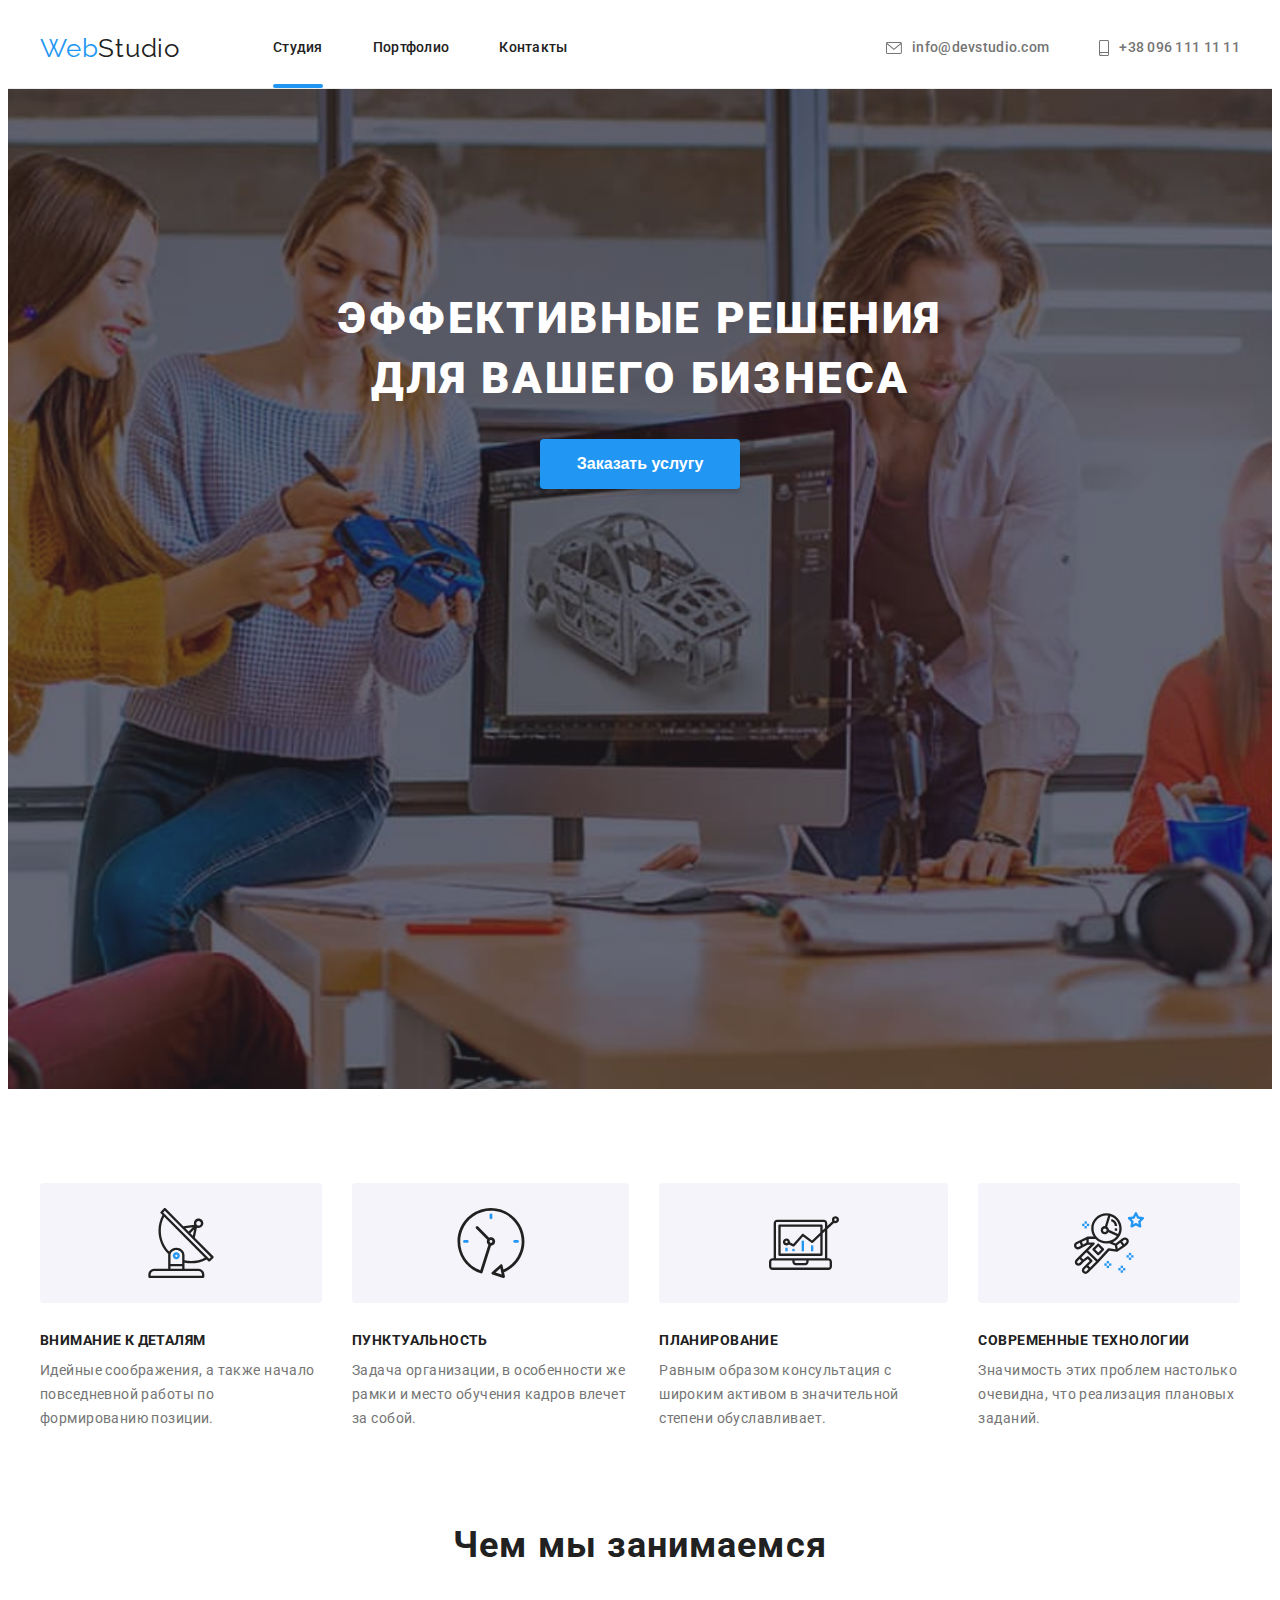
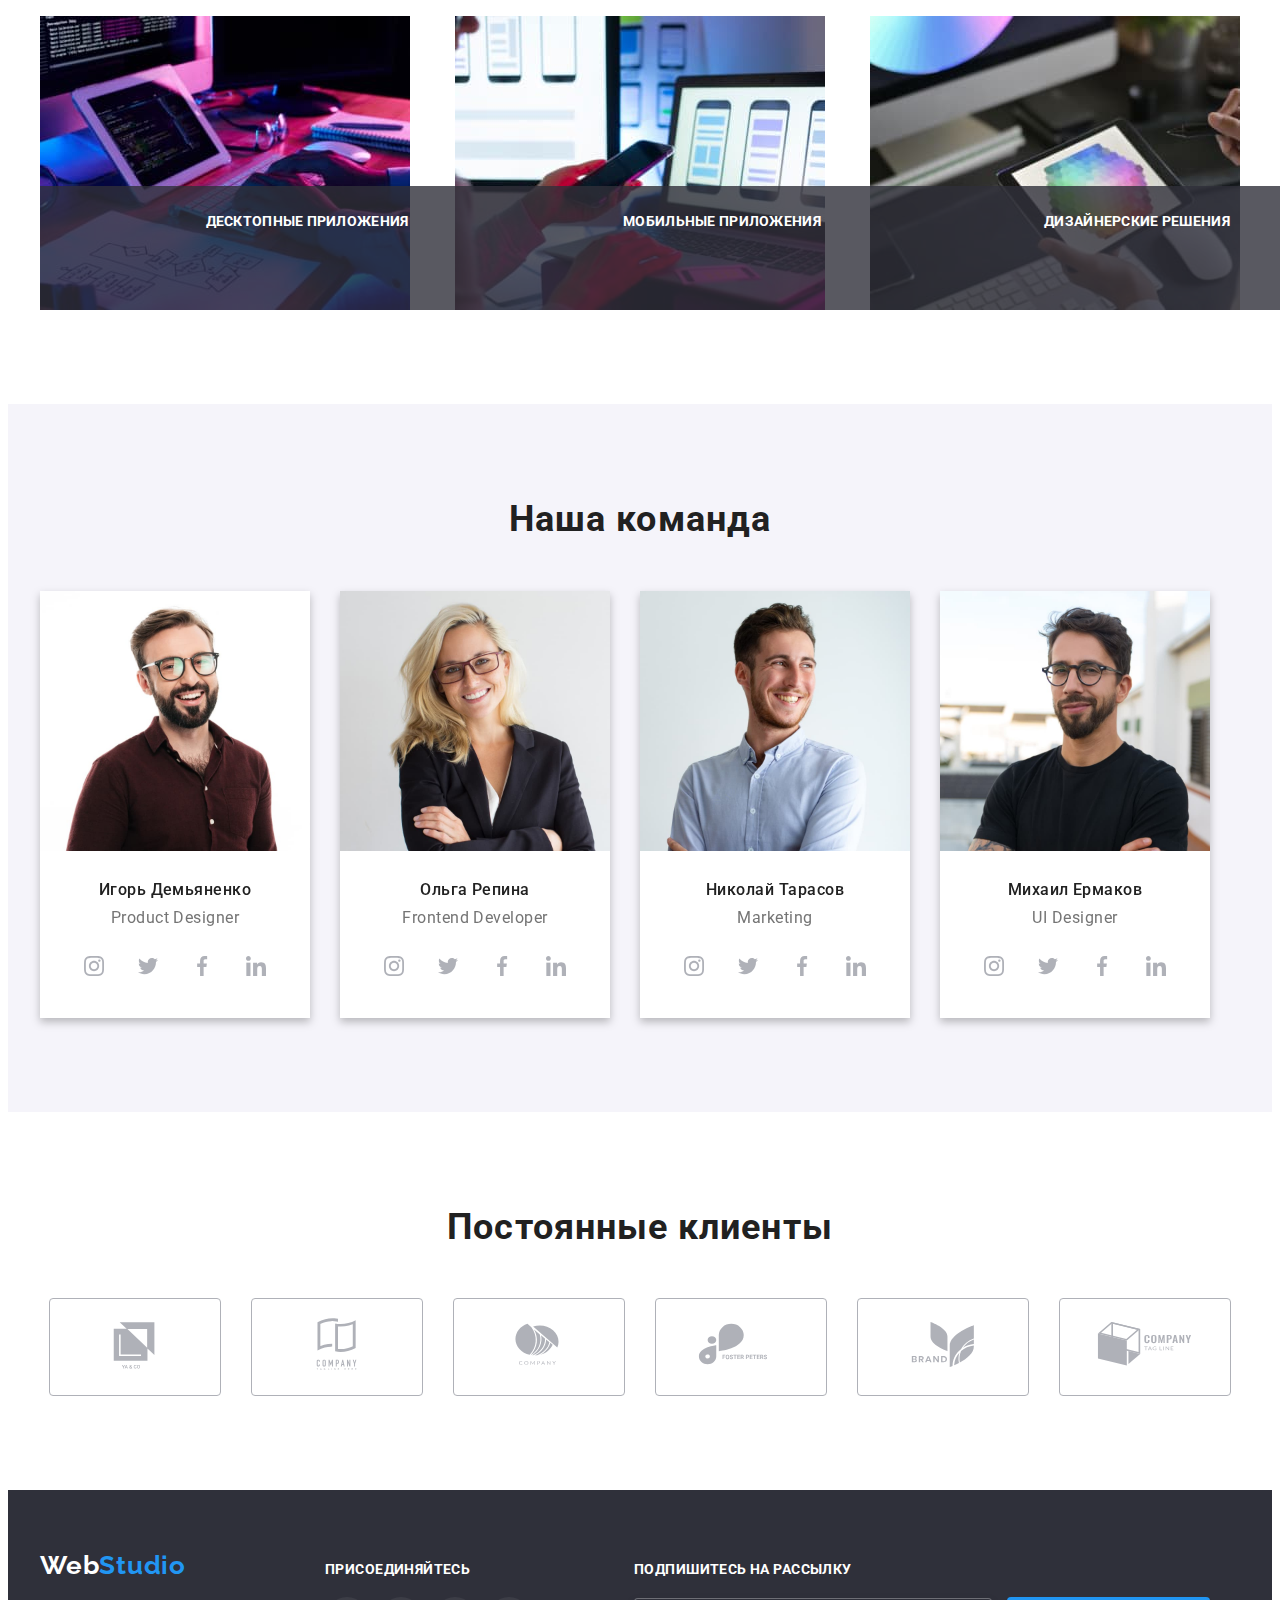
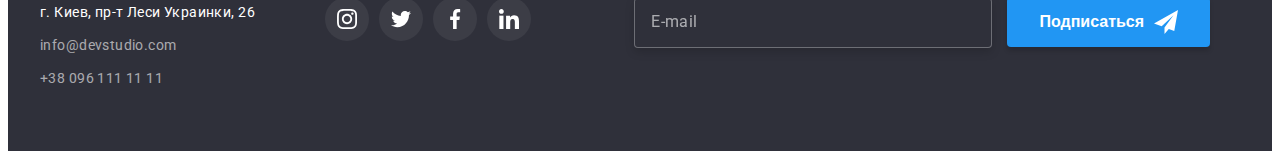
<file: index.html>
<!DOCTYPE html>
<html lang="ru">
<head>
    <meta charset="UTF-8">
    <meta http-equiv="X-UA-Compatible" content="IE=edge">
    <meta name="viewport" content="width=device-width, initial-scale=1.0">
    <title>Document</title>
    <link rel="preconnect" href="https://fonts.googleapis.com">
    <link rel="preconnect" href="https://fonts.gstatic.com" crossorigin>
    <link href="https://fonts.googleapis.com/css2?family=Raleway:wght@700&family=Roboto:wght@400;500;700;900&display=swap" rel="stylesheet">
    <link rel="stylesheet" href="https://cdnjs.cloudflare.com/ajax/libs/modern-normalize/1.1.0/modern-normalize.min.css" integrity="sha512-wpPYUAdjBVSE4KJnH1VR1HeZfpl1ub8YT/NKx4PuQ5NmX2tKuGu6U/JRp5y+Y8XG2tV+wKQpNHVUX03MfMFn9Q==" crossorigin="anonymous" referrerpolicy="no-referrer" />
    <link rel="stylesheet" href="./css/main.min.css">
</head>
<body class="page">
    <!--Шапка сайта-->
    <header class="header">
        <div class="container main-nav">
        <a href="/" class="header__logo_theme_light link">
        <p lang="en"> <span class="logo-img">Web</span>Studio</p> 
        </a>
        <nav class="navigation">
        <ul class="site-nav list">
            <li class="site-nav__item"><a href="./index.html" class="site-nav__link link current">Студия</a></li>
            <li class="site-nav__item"><a href="./portfolio.html" class="site-nav__link link" >Портфолио</a></li>  
            <li class="site-nav__item"><a href="" class="site-nav__link link" >Контакты</a></li>
        </ul>
        </nav>
        <ul class="phone-mail list">
            <li class="phone-mail__item" >
                <a class="header__mail-number link" href="mail:info@devstudio.com">
                    <svg class="icon-mail" width="16" height="12">
                        <use href="./images/sprite.svg#icon-envelope">
                        </use>
                    </svg>
                    info@devstudio.com</a>
            </li>
            <li class="phone-mail__item">
                <a class="header__mail-number link" href="tel:380961111111">
                        <svg class="icon-mail" width="10" height="16">
                            <use href="./images/sprite.svg#icon-smartphone">
                            </use>
                        </svg>+38 096 111 11 11</a>
            </li>
        </ul>
        </div>
    </header>
    <main>
        <!-- Hero -->
        <section class="hero section">
            <div class="container">
                <h1 class="hero-title">Эффективные решения для вашего бизнеса</h1>
                <button class="button" type="button" data-modal-open>Заказать услугу</button>
            </div>
        </section>
        <section class="section quality">
            <!--Наши сильные качества-->
            <h2 hidden>Наши сильные качества</h2>
            <div class="container">
            <ul class="quality-list list">
                <li class="title-text">
                    <div class="thumb">
                        <svg class="antena" width="70" height="70">
                            <use href="./images/sprite.svg#icon-antenna">
                            </use>
                        </svg>
                    </div>
                    <h3 class="title">Внимание к деталям</h3>
                    <p class="text">Идейные соображения, а также начало повседневной работы по формированию позиции.</p>
                </li>
                <li class="title-text">
                    <div class="thumb">
                        <svg width="70" height="70">
                            <use href="./images/sprite.svg#icon-clock">
                            </use>
                        </svg>
                    </div>
                    <h3 class="title" >Пунктуальность</h3>
                    <p class="text">Задача организации, в особенности же рамки и место обучения кадров влечет за собой.</p>
                </li>
                <li class="title-text">
                    <div class="thumb">
                        <svg width="70" height="70">
                            <use href="./images/sprite.svg#icon-diagram">
                            </use>
                        </svg>
                    </div>
                    <h3 class="title">Планирование</h3>
                    <p class="text">Равным образом консультация с широким активом в значительной степени обуславливает.</p>
                </li>
                <li class="title-text">
                    <div class="thumb">
                        <svg width="70" height="70">
                            <use href="./images/sprite.svg#icon-astronaut">
                            </use>
                        </svg>
                    </div>
                    <h3 class="title">Современные технологии</h3>
                    <p class="text">Значимость этих проблем настолько очевидна, что реализация плановых заданий.</p>
                </li>
            </ul>
            </div>
        </section>
        <section class="section">
            <div class="container">
                <h2 class="service-title">Чем мы занимаемся</h2>
            <div class="list list-image">
                <div class="img-apps">
                    <ul class="list">
                <li class="img-apps-list img-apps">
                    <img class="images-comp" src="./images/image.jpg" alt="человек печатает" width="370" height="294">
                </li>
            </ul>
                <p class="fon-text">
                    Десктопные приложения
                </p>
            </div>
                <div class="img-apps">
                    <ul class="list">
                <li class="img-apps-list">
                    <img class="images-comp" src="./images/image-2.jpg" alt="человек с телефоном за компютером" width="370" height="294">
                </li>
            </ul>
                <p class="fon-text">
                    Мобильные приложения
                </p>
            </div>
                <div class="img-apps">
                    <ul class="list">
                <li class="img-apps-list"> 
                    <img class="images-comp" src="./images/image-3.jpg" alt="человек с планшетом" width="370" height="294">
                </li>
            </ul>
                <p class="fon-text">
                    Дизайнерские решения
                </p>
            </div>
            </div>
            </div>
        </section>
        <section class="our-team section">
            <!--Наша Команда-->
            <h2 class="team-title">Наша команда</h2>
            <div class="container">
            <ul class="list team">
                <li class="list-command">
                    <img class="team-img" src="./images/foto.jpg" alt="фото дизайнера" width="270" height="260">
                    <div class="teammates">
                    <h3 class="teammate">Игорь Демьяненко</h3>
                    <p lang="en" class="position">Product Designer</p>
                    <ul class="social-list list">
                        <li class="social-list-item">
                            <a class="social-list-link" href="">
                            <svg class="social-list-icon" width="20" height="20">
                                <use href="images/sprite.svg#icon-instagram">
                                </use>
                            </svg>
                            </a>
                        </li>
                        <li class="social-list-item">
                            <a class="social-list-link" href="">
                            <svg class="social-list-icon" width="20" height="20">
                                <use href="images/sprite.svg#icon-twitter">
                                </use>
                            </svg>
                            </a>
                        </li>
                        <li class="social-list-item">
                            <a class="social-list-link" href="">
                            <svg class="social-list-icon" width="20" height="20">
                                <use href="images/sprite.svg#icon-facebook">
                                </use>
                            </svg>
                            </a>
                        </li>
                        <li class="social-list-item">
                            <a class="social-list-link" href="">
                            <svg class="social-list-icon" width="20" height="20">
                                <use href="images/sprite.svg#icon-linkedin">
                                </use>
                            </svg>
                            </a>
                        </li>
                    </ul>
                    </div>
                </li>
                <li class="list-command">
                    <img class="team-img" src="./images/foto1.jpg" alt="фото девелопера" width="270" height="260">
                    <div class="teammates">
                    <h3 class="teammate">Ольга Репина</h3>
                    <p class="position" lang="en">Frontend Developer</p>
                    <ul class="social-list list">
                        <li class="social-list-item">
                            <a class="social-list-link" href="">
                            <svg class="social-list-icon" width="20" height="20">
                                <use href="images/sprite.svg#icon-instagram">
                                </use>
                            </svg>
                            </a>
                        </li>
                        <li class="social-list-item">
                            <a class="social-list-link" href="">
                            <svg class="social-list-icon" width="20" height="20">
                                <use href="images/sprite.svg#icon-twitter">
                                </use>
                            </svg>
                            </a>
                        </li>
                        <li class="social-list-item">
                            <a class="social-list-link" href="">
                            <svg class="social-list-icon" width="20" height="20">
                                <use href="images/sprite.svg#icon-facebook">
                                </use>
                            </svg>
                            </a>
                        </li>
                        <li class="social-list-item">
                            <a class="social-list-link" href="">
                            <svg class="social-list-icon" width="20" height="20">
                                <use href="images/sprite.svg#icon-linkedin">
                                </use>
                            </svg>
                            </a>
                        </li>
                    </ul>
                    </div>
                </li>
                <li class="list-command">
                    <img class="team-img" src="./images/foto2.jpg" alt="фото маркетолога" width="270" height="260">
                    <div class="teammates">
                    <h3 class="teammate">Николай Тарасов</h3>
                    <p class="position" lang="en">Marketing</p>
                    <ul class="social-list list">
                        <li class="social-list-item">
                            <a class="social-list-link" href="">
                            <svg class="social-list-icon" width="20" height="20">
                                <use href="images/sprite.svg#icon-instagram">
                                </use>
                            </svg>
                            </a>
                        </li>
                        <li class="social-list-item">
                            <a class="social-list-link" href="">
                            <svg class="social-list-icon" width="20" height="20">
                                <use href="images/sprite.svg#icon-twitter">
                                </use>
                            </svg>
                            </a>
                        </li>
                        <li class="social-list-item">
                            <a class="social-list-link" href="">
                            <svg class="social-list-icon" width="20" height="20">
                                <use href="images/sprite.svg#icon-facebook">
                                </use>
                            </svg>
                            </a>
                        </li>
                        <li class="social-list-item">
                            <a class="social-list-link" href="">
                            <svg class="social-list-icon" width="20" height="20">
                                <use href="images/sprite.svg#icon-linkedin">
                                </use>
                            </svg>
                            </a>
                        </li>
                    </ul>
                    </div>
                </li>
                <li class="list-command">
                    <img class="team-img" src="./images/foto3.jpg" alt="фото ui дизайнера" width="270" height="260">
                    <div class="teammates">
                    <h3 class="teammate">Михаил Ермаков</h3>
                    <p class="position" lang="en">UI Designer</p>
                    <ul class="social-list list">
                        <li class="social-list-item">
                            <a class="social-list-link" href="">
                            <svg class="social-list-icon" width="20" height="20">
                                <use href="images/sprite.svg#icon-instagram">
                                </use>
                            </svg>
                            </a>
                        </li>
                        <li class="social-list-item">
                            <a class="social-list-link" href="">
                            <svg class="social-list-icon" width="20" height="20">
                                <use href="images/sprite.svg#icon-twitter">
                                </use>
                            </svg>
                            </a>
                        </li>
                        <li class="social-list-item">
                            <a class="social-list-link" href="">
                            <svg class="social-list-icon" width="20" height="20">
                                <use href="images/sprite.svg#icon-facebook">
                                </use>
                            </svg>
                            </a>
                        </li>
                        <li class="social-list-item">
                            <a class="social-list-link" href="">
                            <svg class="social-list-icon" width="20" height="20">
                                <use href="images/sprite.svg#icon-linkedin">
                                </use>
                            </svg>
                            </a>
                        </li>
                    </ul>
                    </div>
                </li>
            </ul>
            </div>
        </section>
        <section class="section">
            <h2 class="service-title">Постоянные клиенты</h2>
            <ul class="actions">
                <li class="icons-item">
                    <a class="icons" href="">
                        <svg class="icons-list" width="106" height="60">
                            <use href="images/sprite.svg#icon-logo">
                            </use>
                        </svg>
                    </a>
                </li>
                <li class="icons-item">
                    <a class="icons" href="">
                        <svg class="icons-list" width="106" height="60">
                            <use href="images/sprite.svg#icon-logo-1">
                            </use>
                        </svg>
                    </a>
                </li>
                <li class="icons-item">
                    <a class="icons" href="">
                        <svg class="icons-list" width="106" height="60">
                            <use href="images/sprite.svg#icon-logo-2">
                            </use>
                        </svg>
                    </a>
                </li>
                <li class="icons-item">
                    <a class="icons" href="">
                        <svg class="icons-list" width="106" height="60">
                            <use href="images/sprite.svg#icon-logo-3">
                            </use>
                        </svg>
                    </a>
                </li>
                <li class="icons-item">
                    <a class="icons" href="">
                        <svg class="icons-list" width="106" height="60">
                            <use href="images/sprite.svg#icon-logo-4">
                            </use>
                        </svg>
                    </a>
                </li>
                <li class="icons-item">
                    <a class="icons" href="">
                        <svg class="icons-list" width="106" height="60">
                            <use href="images/sprite.svg#icon-logo-5">
                            </use>
                        </svg>
                    </a>
                </li>
            </ul>
        </section>
    </main>
    <footer class="footer">
        <div class="container foot-container">
            <div class="logo-adress-div">
        <a href="/" class="footer__logo_theme_dark">
            <p lang="en"> <span class="accentlogo">Web</span>Studio</p> 
        </a>
        <address class="adresses">
            <a class="street-adress link" href="https://www.google.com.ua/maps/place/%D0%B1%D1%83%D0%BB.+%D0%9B%D0%B5%D1%81%D0%B8+%D0%A3%D0%BA%D1%80%D0%B0%D0%B8%D0%BD%D0%BA%D0%B8,+26,+%D0%9A%D0%B8%D0%B5%D0%B2,+02000/@50.4258152,30.5366192,16.56z/data=!4m5!3m4!1s0x40d4cf0e033ecbe9:0x57a4dffefec77da0!8m2!3d50.4265807!4d30.5383858">
                г. Киев, пр-т Леси Украинки, 26 
            </a>
            <a href="mail:info@devstudio.com" class="contacts-footer link">info@devstudio.com</a>
            <a href="tel:380961111111" class="contacts-footer link">+38 096 111 11 11</a>
        </address>
            </div>
        <div class="come-links">
            <h2 class="come-in">присоединяйтесь</h2>
        <ul class="social-list list footer-list">
            <li class="social-list-item-footer">
                <a class="social-list-link-footer" href="">
                <svg class="social-list-icon-footer" width="20" height="20">
                    <use href="images/sprite.svg#icon-instagram">
                    </use>
                </svg>
                </a>
            </li>
            <li class="social-list-item-footer">
                <a class="social-list-link-footer" href="">
                <svg class="social-list-icon-footer" width="20" height="20">
                    <use href="images/sprite.svg#icon-twitter">
                    </use>
                </svg>
                </a>
            </li>
            <li class="social-list-item-footer">
                <a class="social-list-link-footer" href="">
                <svg class="social-list-icon-footer" width="20" height="20">
                    <use href="images/sprite.svg#icon-facebook">
                    </use>
                </svg>
                </a>
            </li>
            <li class="social-list-item-footer">
                <a class="social-list-link-footer" href="">
                <svg class="social-list-icon-footer" width="20" height="20">
                    <use href="images/sprite.svg#icon-linkedin">
                    </use>
                </svg>
                </a>
            </li>
        </ul>
        </div>
        <div class="contacts-footer">
            <form class="email-form">
                <p class="subscribe">Подпишитесь на рассылку</p>
                <label class="contact-form-email">
                    <input name="user-email" class="contact-form-input-email" placeholder="E-mail" type="text">
                </label>
                <button class="button-footer" type="button">Подписаться</button>
            </form>
        </div>
    </div>
    </footer>
    <div class="backdrop is-hidden" data-modal>
        <div class="modal">
            <button type="button" class="modal-close-btn" data-modal-close>
                <svg class="modal-close-icon" width="18" height="18">
                    <use href="./images/sprite.svg#close-icon">
                    </use>
                </svg>
            </button>
            <p class="form-head">Оставьте свои данные, мы вам перезвоним</p>
            <form class="contact-form">
                <label class="contact-form-field">
                    <span class="contacts-name-modal">Имя</span> 
                    <span class="contact-form-input-wrapper">
                        <input name="user-name" class="contact-form-input" type="text">
                        <svg class="contact-form-icon" width="18" height="18">
                            <use href="./images/sprite.svg#icon-person-black">
                            </use>
                        </svg>
                    </span>
                </label>
                <label class="contact-form-field">
                    <span class="contacts-name-modal">Телефон</span>
                    <span class="contact-form-input-wrapper">
                    <input name="user-phone" class="contact-form-input" type="tel">
                        <svg class="contact-form-icon" width="18" height="18">
                            <use href="./images/sprite.svg#icon-phone-black">
                            </use>
                        </svg>
                    </span>
                </label>
                <label class="contact-form-field">
                    <span class="contacts-name-modal">Почта</span> 
                    <span class="contact-form-input-wrapper">
                    <input name="user-mail" class="contact-form-input" type="text">
                            <svg class="contact-form-icon" width="18" height="18">
                                <use href="./images/sprite.svg#icon-email-black">
                                </use>
                            </svg>
                        </span>
                    </label>
                        <label class="contact-form-field">
                    <span class="contacts-name-modal">
                        Комментарий</span> 
                    <textarea 
                    name="user-message" 
                    class="contact-form-message" 
                    placeholder="Введите текст"
                    ></textarea>
                </label>
                <div class="contact-form-checkbox-wrapper">
                    <input 
                    name="accept-policy" 
                    type="checkbox" 
                    class="contact-form-checkbox visually-hidden" 
                    id="policy-checkbox" 
                    required 
                    />
                    <label for="policy-checkbox" class="contact-form-checkbox-label"
                    >Соглашаюсь с рассылкой и принимаю&nbsp;<a href="" class="akt" >Условия договора</a></label>
                </div>
                <button type="submit" class="contact-form-submit-btn">Отправить</button>
            </form>
        </div>
    </div>
    <script src="./css/modal.js"></script>
</body>
</html>
</file>
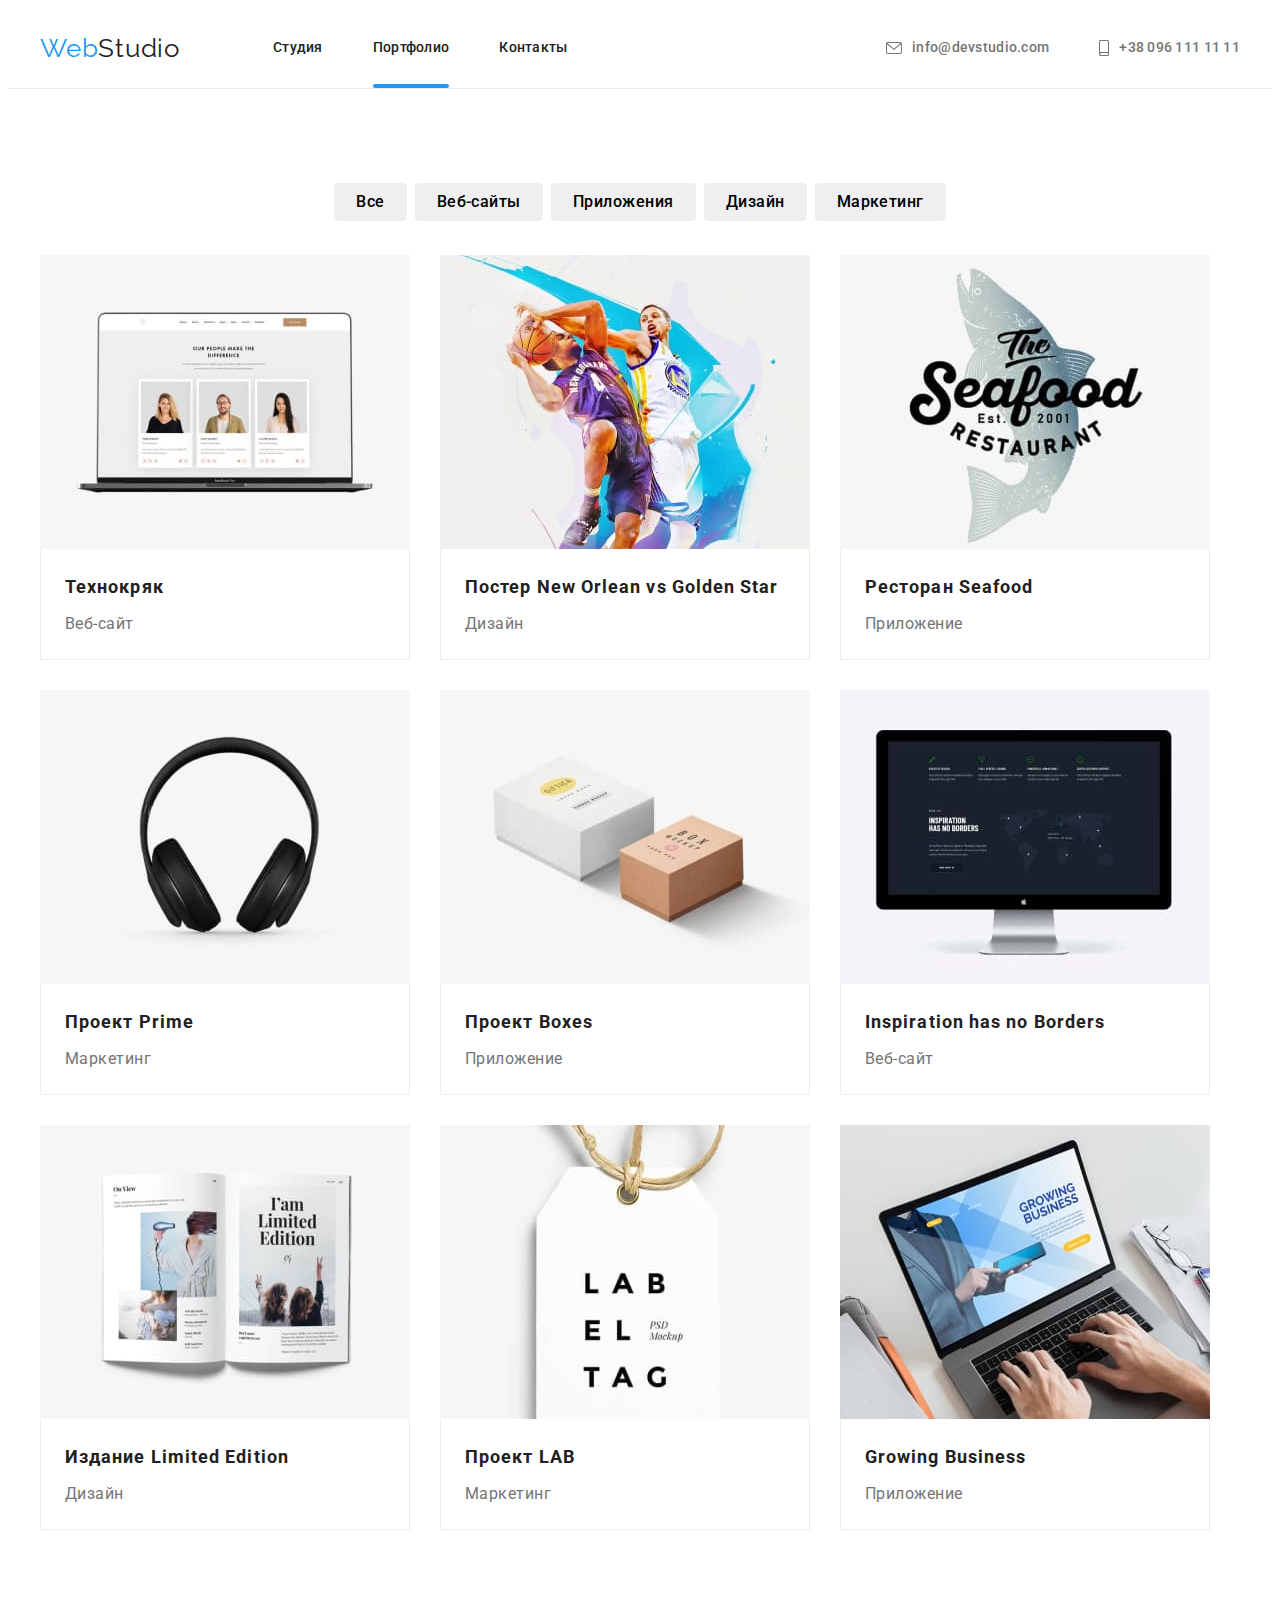
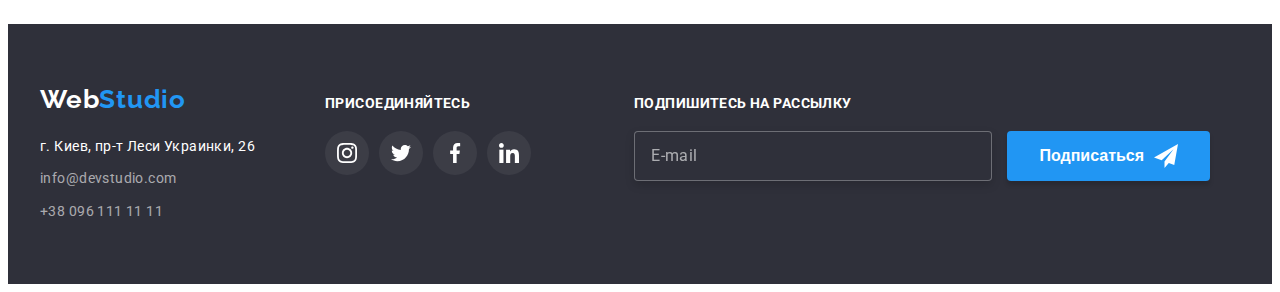
<file: portfolio.html>
<!DOCTYPE html>
<html lang="ru">
<head>
    <meta charset="UTF-8">
    <meta http-equiv="X-UA-Compatible" content="IE=edge">
    <meta name="viewport" content="width=device-width, initial-scale=1.0">
    <title>Document</title>
    <link rel="preconnect" href="https://fonts.googleapis.com">
    <link rel="preconnect" href="https://fonts.gstatic.com" crossorigin>
    <link href="https://fonts.googleapis.com/css2?family=Raleway:wght@700&family=Roboto:wght@400;500;700;900&display=swap" rel="stylesheet">
    <link rel="stylesheet" href="https://cdnjs.cloudflare.com/ajax/libs/modern-normalize/1.1.0/modern-normalize.min.css" integrity="sha512-wpPYUAdjBVSE4KJnH1VR1HeZfpl1ub8YT/NKx4PuQ5NmX2tKuGu6U/JRp5y+Y8XG2tV+wKQpNHVUX03MfMFn9Q==" crossorigin="anonymous" referrerpolicy="no-referrer" />
    <link rel="stylesheet" href="./css/main.min.css">
</head>
<body class="page">
    <!--Шапка сайта-->
    <header class="header">
        <div class="container main-nav">
        <a href="/" class="header__logo_theme_light link">
        <p lang="en"> <span class="logo-img">Web</span>Studio</p> 
        </a>
        <nav class="navigation">
        <ul class="site-nav list">
            <li class="site-nav__item"><a href="./index.html" class="site-nav__link link">Студия</a></li>
            <li class="site-nav__item"><a href="./portfolio.html" class="site-nav__link link current" >Портфолио</a></li>  
            <li class="site-nav__item"><a href="" class="site-nav__link link" >Контакты</a></li>
        </ul>
        </nav>
        <ul class="phone-mail list">
            <li class="phone-mail__item" >
                <a class="header__mail-number link" href="mail:info@devstudio.com">
                    <svg class="icon-mail" width="16" height="12">
                        <use href="./images/sprite.svg#icon-envelope">
                        </use>
                    </svg>
                    info@devstudio.com</a>
            </li>
            <li class="phone-mail__item">
                <a class="header__mail-number link" href="tel:380961111111">
                        <svg class="icon-mail" width="10" height="16">
                            <use href="./images/sprite.svg#icon-smartphone">
                            </use>
                        </svg>+38 096 111 11 11</a>
            </li>
        </ul>
        </div>
    </header>
    <main>
        <!-- Фильтр -->
            <section class="section">
                <div class="container">
                <h1 hidden>portfolio</h1>
                    <ul class="button-list list">
                        <li  class="btn">
                            <button class="buttons" type="button">Все</button>
                        </li>
                        <li class="btn">
                            <button class="buttons" type="button">Веб-сайты</button>
                        </li>
                        <li class="btn">
                            <button class="buttons" type="button">Приложения</button>
                        </li>
                        <li class="btn">
                            <button class="buttons" type="button">Дизайн</button>
                        </li>
                        <li class="btn">
                            <button class="buttons" type="button">Маркетинг</button>
                        </li>
                    </ul>
        <!-- Галерея -->
            <ul class="galerry-list list">
                <li class="gallery">
                    <a class="links flex-elements" href="">
                    <div class="links-img">
                    <img src="./images-portfolio/image.jpg" alt="фото технокряк" width="370" height="294">
                    <p class="overlay">
                        Ресурс предлагает комплексные предложения с разным уровнем функционала и сервисов. Все это позволит посетителю получить исчерпывающие сведения о компании или частном лице.                    
                    </p>
                    </div>
                    <div class="names-pic">
                    <h3 class="name-pic">Технокряк</h3> 
                    <p class="kind-bussines">Веб-сайт</p>
                    </div>
                </a>
                </li>
                <li class="gallery"><a class="links flex-elements" href="">
                    <div class="links-img">
                    <img src="./images-portfolio/image1.jpg" alt="постер нба" width="370" height="294">
                    <p class="overlay">
                        Ресурс предлагает комплексные предложения с разным уровнем функционала и сервисов. Все это позволит посетителю получить исчерпывающие сведения о компании или частном лице.                    
                    </p>
                </div>
                    <div class="names-pic">
                    <h3 class="name-pic">Постер New Orlean vs Golden Star</h3>
                    <p class="kind-bussines">Дизайн</p>
                    </div>
                </a>
                </li>
                <li class="gallery"><a class="links flex-elements" href="">
                    <div class="links-img">
                    <img src="./images-portfolio/image2.jpg" alt="ресторан рыбный" width="370" height="294">
                    <p class="overlay">
                        Ресурс предлагает комплексные предложения с разным уровнем функционала и сервисов. Все это позволит посетителю получить исчерпывающие сведения о компании или частном лице.                    
                    </p>
                </div>
                    <div class="names-pic">
                    <h3 class="name-pic">Ресторан Seafood</h3>
                    <p class="kind-bussines" >Приложение</p>
                    </div>
                </a>
                </li>
                <li class="gallery"><a class="links flex-elements" href="">
                    <div class="links-img">
                    <img src="./images-portfolio/image3.jpg" alt="фото наушники" width="370" height="294">
                    <p class="overlay">
                        Ресурс предлагает комплексные предложения с разным уровнем функционала и сервисов. Все это позволит посетителю получить исчерпывающие сведения о компании или частном лице.                    
                    </p>
                </div>
                    <div class="names-pic">
                    <h3 class="name-pic">Проект Prime</h3>
                    <p class="kind-bussines" >Маркетинг</p>
                    </div>
                </a>
                </li>
                <li class="gallery"><a class="links flex-elements" href="">
                    <div class="links-img">
                    <img src="./images-portfolio/image4.jpg" alt="коробки" width="370" height="294">
                    <p class="overlay">
                        Ресурс предлагает комплексные предложения с разным уровнем функционала и сервисов. Все это позволит посетителю получить исчерпывающие сведения о компании или частном лице.                    
                    </p>
                </div>
                    <div class="names-pic">
                    <h3 class="name-pic">Проект Boxes</h3>
                    <p class="kind-bussines" >Приложение</p>
                    </div>
                </a>
                </li>
                <li class="gallery"><a class="links flex-elements" href="">
                    <div class="links-img">
                    <img src="./images-portfolio/image5.jpg" alt="компютер" width="370" height="294">
                    <p class="overlay">
                        Ресурс предлагает комплексные предложения с разным уровнем функционала и сервисов. Все это позволит посетителю получить исчерпывающие сведения о компании или частном лице.                    
                    </p>
                </div>
                    <div class="names-pic">
                    <h3 class="name-pic">Inspiration has no Borders</h3>
                    <p class="kind-bussines" >Веб-сайт</p>
                    </div>
                </a>
                </li>
                <li class="gallery"><a class="links flex-elements" href="">
                    <div class="links-img">
                    <img src="./images-portfolio/image6.jpg" alt="издание" width="370" height="294">
                    <p class="overlay">
                        Ресурс предлагает комплексные предложения с разным уровнем функционала и сервисов. Все это позволит посетителю получить исчерпывающие сведения о компании или частном лице.                    
                    </p>
                </div>
                    <div class="names-pic">
                    <h3 class="name-pic">Издание Limited Edition</h3>
                    <p class="kind-bussines" >Дизайн</p>
                    </div>
                </a>
                </li>
                <li class="gallery"><a class="links flex-elements" href="">
                    <div class="links-img">
                    <img src="./images-portfolio/image7.jpg" alt="проект лаб" width="370" height="294">
                    <p class="overlay">
                        Ресурс предлагает комплексные предложения с разным уровнем функционала и сервисов. Все это позволит посетителю получить исчерпывающие сведения о компании или частном лице.                    
                    </p>
                </div>
                    <div class="names-pic">
                    <h3 class="name-pic">Проект LAB</h3>
                    <p class="kind-bussines" >Маркетинг</p>
                    </div>
                </a>
                </li>
                <li class="gallery"><a class="links flex-elements" href="">
                    <div class="links-img">
                    <img src="./images-portfolio/image8.jpg" alt="фото ноутбука" width="370" height="294">
                    <p class="overlay">
                        Ресурс предлагает комплексные предложения с разным уровнем функционала и сервисов. Все это позволит посетителю получить исчерпывающие сведения о компании или частном лице.                    
                    </p>
                    </div>
                    <div class="names-pic">
                    <h3 class="name-pic">Growing Business</h3>
                    <p class="kind-bussines" >Приложение</p>
                    </div>
                </a>
                </li>
            </ul>
        </div>
        </section>
    </main>
    <footer class="footer">
        <div class="container foot-container">
            <div class="logo-adress-div">
        <a href="/" class="footer__logo_theme_dark">
            <p lang="en"> <span class="accentlogo">Web</span>Studio</p> 
        </a>
        <address class="adresses">
            <a class="street-adress link" href="https://www.google.com.ua/maps/place/%D0%B1%D1%83%D0%BB.+%D0%9B%D0%B5%D1%81%D0%B8+%D0%A3%D0%BA%D1%80%D0%B0%D0%B8%D0%BD%D0%BA%D0%B8,+26,+%D0%9A%D0%B8%D0%B5%D0%B2,+02000/@50.4258152,30.5366192,16.56z/data=!4m5!3m4!1s0x40d4cf0e033ecbe9:0x57a4dffefec77da0!8m2!3d50.4265807!4d30.5383858">
                г. Киев, пр-т Леси Украинки, 26 
            </a>
            <a href="mail:info@devstudio.com" class="contacts-footer link">info@devstudio.com</a>
            <a href="tel:380961111111" class="contacts-footer link">+38 096 111 11 11</a>
        </address>
            </div>
        <div class="come-links">
            <h2 class="come-in">присоединяйтесь</h2>
        <ul class="social-list list footer-list">
            <li class="social-list-item-footer">
                <a class="social-list-link-footer" href="">
                <svg class="social-list-icon-footer" width="20" height="20">
                    <use href="images/sprite.svg#icon-instagram">
                    </use>
                </svg>
                </a>
            </li>
            <li class="social-list-item-footer">
                <a class="social-list-link-footer" href="">
                <svg class="social-list-icon-footer" width="20" height="20">
                    <use href="images/sprite.svg#icon-twitter">
                    </use>
                </svg>
                </a>
            </li>
            <li class="social-list-item-footer">
                <a class="social-list-link-footer" href="">
                <svg class="social-list-icon-footer" width="20" height="20">
                    <use href="images/sprite.svg#icon-facebook">
                    </use>
                </svg>
                </a>
            </li>
            <li class="social-list-item-footer">
                <a class="social-list-link-footer" href="">
                <svg class="social-list-icon-footer" width="20" height="20">
                    <use href="images/sprite.svg#icon-linkedin">
                    </use>
                </svg>
                </a>
            </li>
        </ul>
        </div>
        <div class="contacts-footer">
            <form class="email-form">
                <p class="subscribe">Подпишитесь на рассылку</p>
                <label class="contact-form-email">
                    <input name="user-email" class="contact-form-input-email" placeholder="E-mail" type="text">
                </label>
                <button class="button-footer" type="button">Подписаться</button>
            </form>
        </div>
    </div>
    </footer>
</body>
</html>
</file>
<file: css/main.min.css>
:root{--primary-font-family: "Roboto", sans-serif;--secondary-font-family: "Raleway", sans-serif;--primary-text-color: #212121;--secondary-text-color: #757575;--primary-white-color: #FFFFFF;--primary-bcg-color: #2F303A;--accent-color: #2196F3;--secondary-accent-color: #188CE8;--secondary-bcg-color: #F5F4FA;--primary-border-color: #EEEEEE;--primary-icon-color: #AFB1B8}.visually-hidden{position:absolute;width:1px;height:1px;margin:-1px;border:0;padding:0;white-space:nowrap;clip-path:inset(100%);clip:rect(0 0 0 0);overflow:hidden}h1,h2,h3,h4,h5,h6,p,ul{margin-top:0;margin-bottom:0;padding-left:0}img{display:block}.adresses{display:flex;flex-direction:column;font-style:normal;margin-top:20px}.list{padding:0;margin:0;list-style:none}.link{text-decoration:none}.site-nav .link:hover,.site-nav .link:focus{color:var(--accent-color)}.section{padding-top:94px;padding-bottom:94px}.container{margin-left:auto;margin-right:auto;width:1200px;padding:0 15px}.header__logo_theme_light{color:var(--primary-text-color);font-family:Raleway, sans-serif;font-size:26px;line-height:1.19;letter-spacing:0.03em;text-decoration:none}.logo-img{color:var(--accent-color);text-decoration:none}.button{color:var(--primary-white-color);background-color:var(--accent-color);font-weight:bold;font-size:16px;line-height:1.87;text-align:center;cursor:pointer;box-shadow:0px 4px 4px rgba(0,0,0,0.15);border-radius:4px;padding:10px 32px;min-width:200px;border:none}.button:hover,.button:focus{transition:500ms cubic-bezier(0.4, 0, 0.2, 1);background-color:var(--secondary-accent-color)}.social-list{justify-content:center;display:flex}.social-list-link{display:flex;align-items:center;justify-content:center;width:44px;height:44px;background-color:var(--primary-white-color);border-radius:50%;transition:background-color 250ms cubic-bezier(0.4, 0, 0.2, 1)}.social-list-link:hover,.social-list-link:focus{transition:250ms cubic-bezier(0.4, 0, 0.2, 1);background-color:var(--accent-color)}.social-list-item:not(:last-child){margin-right:10px}.social-list-icon{fill:var(--primary-icon-color);transition:fill 250ms cubic-bezier(0.4, 0, 0.2, 1)}.social-list-link:hover .social-list-icon,.social-list-link:focus .social-list-icon{transition:250ms cubic-bezier(0.4, 0, 0.2, 1);fill:var(--primary-white-color)}.hero-title{color:var(--primary-white-color);font-weight:900;font-size:44px;line-height:1.36;text-align:center;letter-spacing:0.06em;text-transform:uppercase;width:696px;margin:0 auto;margin-bottom:30px}.title{margin-top:0;margin-bottom:10px;color:var(--primary-text-color);font-weight:bold;letter-spacing:0.03em;text-transform:uppercase;font-size:14px}.text{margin-top:0;margin-bottom:0;font-size:14px;line-height:1.7;letter-spacing:0.03em}.page{background-color:var(--primary-white-color);color:var(--secondary-text-color);font-family:var(--primary-font-family);font-size:14px;line-height:1.14;letter-spacing:0.02em}.hero{text-align:center;background-color:var(--primary-bcg-color);padding:200px 0;max-width:1600px;height:600px;margin-left:auto;margin-right:auto;background-image:linear-gradient(to right, rgba(47,48,58,0.4), rgba(47,48,58,0.4)),url("../images/image hero.jpg");background-repeat:no-repeat;background-position:center;background-size:cover;background-color:#C4C4C4}.service-title{color:var(--primary-text-color);font-weight:bold;font-size:36px;line-height:1.17;text-align:center;letter-spacing:0.03em;text-decoration:none;margin-top:0;margin-bottom:50px}.team-title{color:var(--primary-text-color);background-color:var(--secondary-bcg-color);font-weight:bold;font-size:36px;line-height:1.17;text-align:center;letter-spacing:0.03em;margin-bottom:50px}.backdrop{position:fixed;top:0;left:0;width:100vw;height:100vh;background-color:rgba(0,0,0,0.2);transition:opacity 250ms cubic-bezier(0.4, 0, 0.2, 1),visibility 250ms cubic-bezier(0.4, 0, 0.2, 1)}.backdrop.is-hidden{opacity:0;visibility:hidden;pointer-events:none}.modal{position:absolute;top:50%;left:50%;transform:translate(-50%, -50%);width:528px;height:581px;background-color:#fff;padding:40px}.modal-close-btn{position:absolute;top:8px;right:8px;width:30px;height:30px;border-radius:50%;border:1px solid #0000001A;background-color:transparent;padding:0;display:flex;justify-content:center;align-items:center;cursor:pointer}.modal-close-btn:hover,.modal-close-btn:focus{fill:var(--accent-color)}.modal-close-icon:hover,.modal-close-icon:focus{fill:var(--accent-color)}.form-head{font-family:'Roboto';font-style:normal;font-weight:700;font-size:20px;line-height:23px;text-align:center;letter-spacing:0.03em;margin-bottom:12px;color:#212121}.contact-form-field{display:block;margin-bottom:10px}.contact-form-input{width:100%;height:40px;border:1px solid rgba(33,33,33,0.2);border-radius:4px;padding-left:42px;cursor:pointer;transition:border-color 250ms cubic-bezier(0.4, 0, 0.2, 1);margin-top:4px}.contact-form-input:hover,.contact-form-input:focus{outline:none;border-color:var(--accent-color)}.contact-form-input-wrapper{margin-top:4px;position:relative}.contact-form-checkbox-wrapper{margin-bottom:30px}.contact-form-icon{position:absolute;top:50%;left:12px;transform:translateY(-50%);transition:fill 250ms cubic-bezier(0.4, 0, 0.2, 1)}.contact-form-input:hover+.contact-form-icon,.contact-form-input:focus+.contact-form-icon{fill:var(--accent-color)}.contacts-name-modal{font-family:'Roboto';font-style:normal;font-weight:400;font-size:12px;line-height:14px;letter-spacing:0.01em;color:#757575}.contact-form-message{width:100%;height:120px;margin-top:4px;padding:12px 16px;resize:none;border:1px solid rgba(33,33,33,0.2);box-sizing:border-box;border-radius:4px;outline:none;transition:border-color 250ms cubic-bezier(0.4, 0, 0.2, 1)}.contact-form-message:hover,.contact-form-message:focus{border-color:var(--accent-color)}.contact-form-message::placeholder{font-family:'Roboto';font-style:normal;font-weight:400;font-size:12px;line-height:14px;letter-spacing:0.01em;color:rgba(117,117,117,0.5)}.contact-form-checkbox-label{display:flex;justify-content:center;font-family:'Roboto';font-style:normal;font-weight:400;font-size:14px;line-height:24px;display:flex;align-items:center;letter-spacing:0.03em;color:#757575}.contact-form-checkbox-label::before{border:2px solid #212121;display:inline-block;content:"";width:16px;height:16px;cursor:pointer;margin-right:8px}.contact-form-checkbox:checked+.contact-form-checkbox-label::before{background-image:url("../images/icon-check.svg");background-color:var(--accent-color)}.contact-form-checkbox:focus+.contact-form-checkbox-label::before{border:2px solid var(--accent-color)}.akt{color:var(--accent-color)}.contact-form-submit-btn{display:block;margin:0 auto;color:var(--primary-white-color);background-color:var(--accent-color);font-weight:bold;font-size:16px;line-height:1.87;text-align:center;cursor:pointer;box-shadow:0px 4px 4px rgba(0,0,0,0.15);border-radius:4px;padding:10px 32px;min-width:200px;border:none}.contact-form-submit-btn:hover,.contact-form-submit-btn:focus{transition:500ms cubic-bezier(0.4, 0, 0.2, 1);background-color:var(--secondary-accent-color)}.button-list{color:var(--primary-text-color);font-weight:500;font-size:16px;line-height:1.62;letter-spacing:0.03em;display:flex;margin-bottom:34px;justify-content:center}.buttons{font-family:inherit;font-weight:500;font-size:16px;line-height:1.62;text-align:center;letter-spacing:0.03em;cursor:pointer;border:none;padding:6px 22px;border-radius:4px;transition:box-shadow 250ms cubic-bezier(0.4, 0, 0.2, 1),color 250ms cubic-bezier(0.4, 0, 0.2, 1),bacground-color 250ms cubic-bezier(0.4, 0, 0.2, 1)}.buttons:hover,.buttons:focus{background-color:var(--secondary-accent-color);color:var(--primary-white-color);background:#2196F3;box-shadow:0px 3px 1px rgba(0,0,0,0.1),0px 1px 2px rgba(0,0,0,0.08),0px 2px 2px rgba(0,0,0,0.12);border-radius:4px;transition:250ms cubic-bezier(0.4, 0, 0.2, 1)}.galerry-list{display:flex;flex-wrap:wrap}.flex-elements{display:block;width:370px}.flex-elements:hover{transition:250ms cubic-bezier(0.4, 0, 0.2, 1);box-shadow:0px 1px 1px rgba(0,0,0,0.12),0px 4px 4px rgba(0,0,0,0.06),1px 4px 6px rgba(0,0,0,0.16)}.name-pic{color:var(--primary-text-color);font-weight:bold;font-size:18px;line-height:2;letter-spacing:0.06em;margin-bottom:4px}.names-pic{padding-top:20px;padding-bottom:20px;padding-left:24px;padding-right:24px;border-bottom:1px solid var(--primary-border-color);border-left:1px solid var(--primary-border-color);border-right:1px solid var(--primary-border-color)}.gallery{margin-bottom:30px}.gallery:not(:nth-child(3n)){margin-right:30px}.gallery:nth-last-child(-n+3){margin-bottom:0}.overlay{position:absolute;padding:63px 24px;text-align:center;width:100%;height:100%;top:0;left:0;height:294px;width:100%;overflow:hidden;background:rgba(33,150,243,0.9);font-weight:400;font-size:18px;line-height:28px;letter-spacing:0.03em;color:#FFFFFF;transform:translateY(100%);transition:opasity 250ms cubic-bezier(0.4, 0, 0.2, 1)}.links:hover .overlay,.links:focus .overlay{transform:translateY(0%)}.links-img{position:relative;overflow:hidden}.kind-bussines{color:var(--secondary-text-color);font-size:16px;line-height:1.87;letter-spacing:0.03em}.links{text-decoration:none;transition:box-shadow 250ms cubic-bezier(0.4, 0, 0.2, 1)}.btn{border:none}.btn:not(:last-child){margin-right:8px}.site-nav .link{display:block;padding-top:32px;padding-bottom:32px;color:var(--primary-text-color);font-weight:500;transition:color 250ms cubic-bezier(0.4, 0, 0.2, 1)}.site-nav .link .current{color:var(--accent-color)}.site-nav__link{position:relative}.current::after{content:'';display:block;width:100%;height:4px;background:#2196F3;border-radius:2px;left:0;bottom:0;position:absolute}.icon-mail{margin-right:10px;fill:currentColor}.header__mail-number:hover .icon-mail,.header__mail-number:focus .icon-mail{fill:var(--accent-color)}.header{border-bottom:1px solid #ECECEC}.main-nav{display:flex;align-items:center}.site-nav .link .current{color:var(--accent-color)}.site-nav{display:flex;font-weight:500;letter-spacing:0.02em;text-decoration:none}.navigation{margin-left:93px}.header__mail-number{display:flex;color:var(--secondary-text-color);font-weight:500;text-decoration:none;padding-top:32px;padding-bottom:32px;display:flex;align-items:center;transition:color 250ms cubic-bezier(0.4, 0, 0.2, 1)}.header__mail-number:hover,.header__mail-number:focus{color:var(--accent-color);transition:250ms cubic-bezier(0.4, 0, 0.2, 1)}.phone-mail{display:flex;margin-left:auto}.phone-mail .phone-mail__item{margin-left:50px}.site-nav__item{display:flex;color:var(--secondary-text-color);align-items:center}.site-nav .site-nav__item:not(:last-child){margin-right:50px}.footer{background-color:var(--primary-bcg-color);padding:60px 0}.footer__logo_theme_dark{color:var(--accent-color);font-family:Raleway;font-weight:bold;font-size:26px;line-height:1.19;letter-spacing:0.03em;text-decoration:none}.street-adress{font-style:normal;color:var(--primary-white-color);font-size:14px;line-height:1.7;letter-spacing:0.03em;margin-bottom:9px}.come-in{font-family:Roboto;font-style:normal;font-weight:bold;font-size:14px;line-height:16px;letter-spacing:0.03em;text-transform:uppercase;color:var(--primary-white-color)}.foot-container{display:flex;align-items:baseline}.logo-adress-div{flex-direction:column;margin-right:70px}.come-links{display:flex;flex-direction:column;margin-right:93px}.come-in{margin-bottom:20px}.social-list-item-footer{margin-right:10px}.social-list-link-footer{display:flex;align-items:center;justify-content:center;width:44px;height:44px;background-color:#ffffff10;border-radius:50%;transition:background-color 250ms cubic-bezier(0.4, 0, 0.2, 1)}.social-list-link-footer:hover,.social-list-link-footer:focus{transition:250ms cubic-bezier(0.4, 0, 0.2, 1);background-color:var(--accent-color)}.social-list-icon-footer{fill:var(--primary-white-color);transition:250ms cubic-bezier(0.4, 0, 0.2, 1)}.contacts-footer{font-size:14px;line-height:1.7;letter-spacing:0.03em;color:rgba(255,255,255,0.6)}.contacts-footer:not(:last-child){margin-bottom:9px}.accentlogo{color:var(--primary-white-color)}.subscribe{font-family:'Roboto';font-style:normal;font-weight:700;font-size:14px;line-height:16px;letter-spacing:0.03em;text-transform:uppercase;margin-bottom:20px;color:#FFFFFF}.button-footer{display:inline-flex;color:var(--primary-white-color);background-color:var(--accent-color);font-weight:bold;font-size:16px;line-height:1.87;text-align:center;cursor:pointer;box-shadow:0px 4px 4px rgba(0,0,0,0.15);border-radius:4px;padding:10px 32px;min-width:200px;border:none;align-items:center}.button-footer:hover,.button-footer:focus{transition:250ms cubic-bezier(0.4, 0, 0.2, 1);background-color:var(--secondary-accent-color)}.button-footer::after{background-image:url("../images/icon-send.svg");width:24px;height:24px;content:"";display:inline-block;margin-left:10px}.img-send{margin-left:10px}.contact-form-input-email{background-color:var(--primary-bcg-color);border:1px solid rgba(255,255,255,0.3);box-sizing:border-box;filter:drop-shadow(0px 4px 4px rgba(0,0,0,0.15));border-radius:4px}.contact-form-input-email{width:358px;height:50px;padding-left:16px;margin-right:12px;color:var(--primary-white-color)}.contact-form-input-email::placeholder{font-family:'Roboto';font-style:normal;font-weight:400;font-size:16px;line-height:20px;display:flex;align-items:center;letter-spacing:0.03em;color:rgba(255,255,255,0.6)}.quality-list{color:var(--secondary-text-color);display:flex;align-items:center}.thumb{background:#F5F4FA;border-radius:4px;margin-bottom:30px;display:flex;align-items:center;justify-content:center;height:120px}.quality{padding-bottom:0}.quality-list .text{font-size:14px;line-height:1.7;letter-spacing:0.03em}.title-text{margin-right:30px}.title-text:last-child{margin-right:0}.fon-text{color:#FFFFFF;padding:27px 82px;text-align:center;position:absolute;height:70px;width:100%;bottom:0;left:0;background:rgba(47,48,58,0.8);font-weight:700;font-size:14px;line-height:16px;text-transform:uppercase}.img-apps-list{position:relative}.img-apps{position:relative}.list-image{display:flex;justify-content:space-between}.images-comp:not(:last-child){margin-right:30px}.our-team{background-color:var(--secondary-bcg-color)}.teammate{color:var(--primary-text-color);font-weight:500;font-size:16px;line-height:1.18;text-align:center;letter-spacing:0.03em;margin-bottom:10px}.teammates{padding-top:30px;padding-bottom:30px}.team{display:flex;justify-content:space-between}.team-img{margin-right:30px}.list-command{width:270px;background-color:var(--primary-white-color);margin-right:30px;filter:drop-shadow(0px 4px 4px rgba(0,0,0,0.25))}.position{color:var(--secondary-text-color);font-size:16px;line-height:1.18;text-align:center;letter-spacing:0.03em;margin-bottom:16px}.actions{display:flex;list-style:none;justify-content:center}.icons{color:#AFB1B8;border:1px solid #AFB1B8;border-radius:4px;padding-left:32px;padding-right:32px;padding-top:16px;padding-bottom:16px;display:block;transition:color 250ms cubic-bezier(0.4, 0, 0.2, 1),background-color 250ms cubic-bezier(0.4, 0, 0.2, 1)}.icons:hover,.icons:focus{transition:250ms cubic-bezier(0.4, 0, 0.2, 1);color:var(--accent-color);border-color:var(--accent-color);filter:drop-shadow(0px 4px 4px rgba(0,0,0,0.25))}.icons-list{fill:currentColor}.icons-item:not(:last-child){margin-right:30px}
/*# sourceMappingURL=main.min.css.map */
</file>
